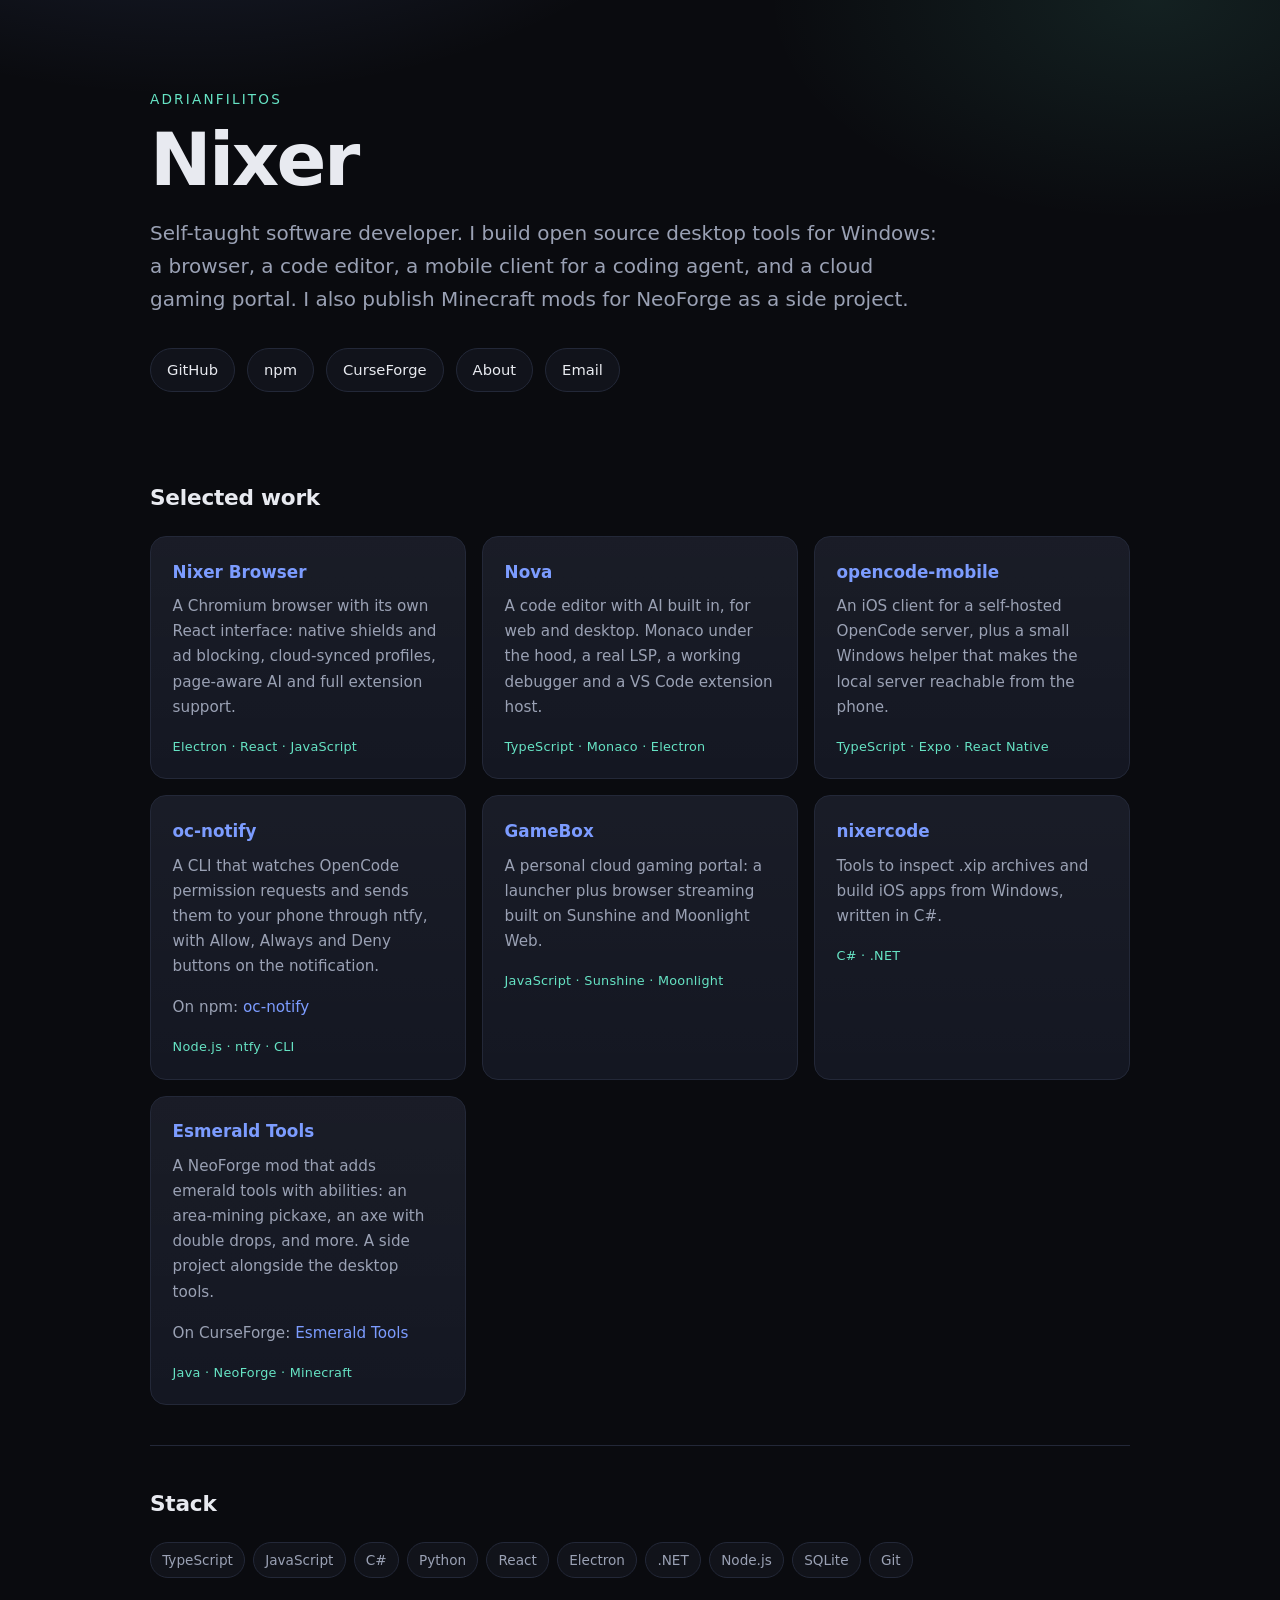
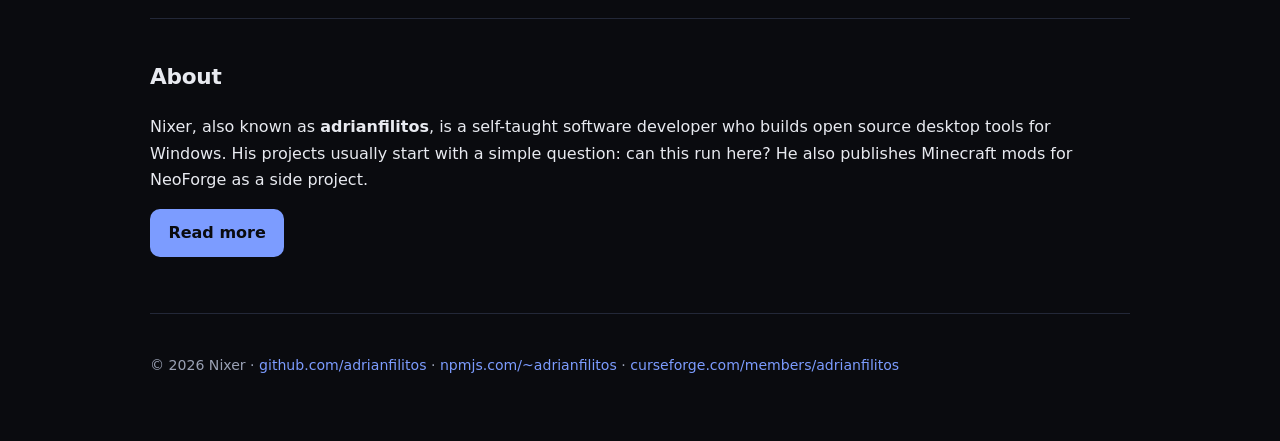
<file: index.html>
<!doctype html>
<html lang="en">
<head>
  <meta charset="utf-8">
  <meta name="google-site-verification" content="7ilkcPjMCO8OB1kg9hr8K4y1ob-HF1GHuf8RZundayc">
  <meta name="viewport" content="width=device-width, initial-scale=1">
  <title>Nixer (adrianfilitos) · software developer</title>
  <meta name="description" content="Nixer, also known as adrianfilitos, is a self-taught software developer who builds open source desktop tools for Windows: Nixer Browser, Nova, opencode-mobile and oc-notify. He also publishes Minecraft mods for NeoForge.">
  <link rel="canonical" href="https://adrianfilitos.github.io/">
  <meta property="og:type" content="profile">
  <meta property="og:title" content="Nixer (adrianfilitos) · software developer">
  <meta property="og:description" content="Self-taught software developer building open source desktop tools for Windows.">
  <meta property="og:url" content="https://adrianfilitos.github.io/">
  <meta property="og:image" content="https://avatars.githubusercontent.com/u/198655225?v=4">
  <meta name="twitter:card" content="summary">
  <link rel="icon" href="https://avatars.githubusercontent.com/u/198655225?v=4">
  <link rel="stylesheet" href="styles.css">
  <script type="application/ld+json">
  {
    "@context": "https://schema.org",
    "@type": "ProfilePage",
    "@id": "https://adrianfilitos.github.io/#page",
    "url": "https://adrianfilitos.github.io/",
    "name": "Nixer (adrianfilitos) · software developer",
    "dateModified": "2026-10-23",
    "mainEntity": {
      "@type": "Person",
      "@id": "https://adrianfilitos.github.io/#person",
      "name": "Nixer",
      "alternateName": ["adrianfilitos"],
      "url": "https://adrianfilitos.github.io/",
      "image": "https://avatars.githubusercontent.com/u/198655225?v=4",
      "email": "adrianfilitos@gmail.com",
      "jobTitle": "Software developer",
      "description": "Nixer (adrianfilitos) is a self-taught software developer who builds open source desktop tools for Windows, including Nixer Browser, Nova, opencode-mobile and oc-notify. He also publishes Minecraft mods for NeoForge as a side project.",
      "knowsAbout": [
        "Electron",
        "React",
        "TypeScript",
        "C#",
        "Windows development",
        "Unreal Engine",
        "Minecraft modding"
      ],
      "knowsLanguage": ["Spanish", "English"],
      "sameAs": [
        "https://github.com/adrianfilitos",
        "https://www.npmjs.com/~adrianfilitos",
        "https://www.curseforge.com/members/adrianfilitos"
      ]
    }
  }
  </script>
  <script type="application/ld+json">
  {
    "@context": "https://schema.org",
    "@type": "ItemList",
    "@id": "https://adrianfilitos.github.io/#projects",
    "name": "Software projects by Nixer",
    "numberOfItems": 7,
    "itemListOrder": "https://schema.org/ItemListOrderAscending",
    "itemListElement": [
      {
        "@type": "ListItem",
        "position": 1,
        "item": {
          "@type": "SoftwareApplication",
          "name": "Nixer Browser",
          "url": "https://github.com/adrianfilitos/nixerbrowser",
          "description": "Chromium browser with a custom React interface, native shields, cloud profiles and extension support.",
          "applicationCategory": "BrowserApplication",
          "operatingSystem": "Windows",
          "author": { "@id": "https://adrianfilitos.github.io/#person" }
        }
      },
      {
        "@type": "ListItem",
        "position": 2,
        "item": {
          "@type": "SoftwareApplication",
          "name": "Nova",
          "url": "https://github.com/adrianfilitos/deneb-editor",
          "description": "Code editor with AI built in, Monaco, a language server, a debugger and a VS Code extension host.",
          "applicationCategory": "DeveloperApplication",
          "operatingSystem": "Windows, Web",
          "author": { "@id": "https://adrianfilitos.github.io/#person" }
        }
      },
      {
        "@type": "ListItem",
        "position": 3,
        "item": {
          "@type": "SoftwareApplication",
          "name": "opencode-mobile",
          "url": "https://github.com/adrianfilitos/opencode-mobile",
          "description": "iOS client for a self-hosted OpenCode server, plus a Windows helper.",
          "applicationCategory": "DeveloperApplication",
          "operatingSystem": "iOS",
          "author": { "@id": "https://adrianfilitos.github.io/#person" }
        }
      },
      {
        "@type": "ListItem",
        "position": 4,
        "item": {
          "@type": "SoftwareApplication",
          "name": "oc-notify",
          "url": "https://github.com/adrianfilitos/oc-notify",
          "description": "CLI that forwards OpenCode permission requests to a phone through ntfy.",
          "applicationCategory": "DeveloperApplication",
          "operatingSystem": "Windows",
          "author": { "@id": "https://adrianfilitos.github.io/#person" }
        }
      },
      {
        "@type": "ListItem",
        "position": 5,
        "item": {
          "@type": "SoftwareApplication",
          "name": "GameBox",
          "url": "https://github.com/adrianfilitos/gamebox",
          "description": "Personal cloud gaming portal built on Sunshine and Moonlight Web.",
          "applicationCategory": "GameApplication",
          "operatingSystem": "Windows",
          "author": { "@id": "https://adrianfilitos.github.io/#person" }
        }
      },
      {
        "@type": "ListItem",
        "position": 6,
        "item": {
          "@type": "SoftwareApplication",
          "name": "nixercode",
          "url": "https://github.com/adrianfilitos/nixercode",
          "description": "C# tools to inspect .xip archives and build iOS apps from Windows.",
          "applicationCategory": "DeveloperApplication",
          "operatingSystem": "Windows",
          "author": { "@id": "https://adrianfilitos.github.io/#person" }
        }
      },
      {
        "@type": "ListItem",
        "position": 7,
        "item": {
          "@type": "SoftwareApplication",
          "name": "Esmerald Tools",
          "url": "https://www.curseforge.com/minecraft/mc-mods/minecraft-esmerald-tools",
          "description": "NeoForge mod that adds emerald tools with special abilities.",
          "applicationCategory": "GameApplication",
          "applicationSubCategory": "Minecraft mod",
          "operatingSystem": "Windows",
          "author": { "@id": "https://adrianfilitos.github.io/#person" }
        }
      }
    ]
  }
  </script>
</head>
<body>
  <header class="wrap hero">
    <p class="eyebrow">adrianfilitos</p>
    <h1>Nixer</h1>
    <p class="lead">
      Self-taught software developer. I build open source desktop tools for Windows:
      a browser, a code editor, a mobile client for a coding agent, and a cloud gaming
      portal. I also publish Minecraft mods for NeoForge as a side project.
    </p>
    <nav class="links" aria-label="Elsewhere">
      <a href="https://github.com/adrianfilitos" rel="me">GitHub</a>
      <a href="https://www.npmjs.com/~adrianfilitos" rel="me">npm</a>
      <a href="https://www.curseforge.com/members/adrianfilitos" rel="me">CurseForge</a>
      <a href="about.html">About</a>
      <a href="mailto:adrianfilitos@gmail.com">Email</a>
    </nav>
  </header>

  <main class="wrap">
    <section aria-labelledby="work">
      <h2 id="work">Selected work</h2>
      <div class="grid">
        <article class="card">
          <h3><a href="https://github.com/adrianfilitos/nixerbrowser">Nixer Browser</a></h3>
          <p>
            A Chromium browser with its own React interface: native shields and ad
            blocking, cloud-synced profiles, page-aware AI and full extension support.
          </p>
          <p class="tags">Electron · React · JavaScript</p>
        </article>

        <article class="card">
          <h3><a href="https://github.com/adrianfilitos/deneb-editor">Nova</a></h3>
          <p>
            A code editor with AI built in, for web and desktop. Monaco under the hood,
            a real LSP, a working debugger and a VS Code extension host.
          </p>
          <p class="tags">TypeScript · Monaco · Electron</p>
        </article>

        <article class="card">
          <h3><a href="https://github.com/adrianfilitos/opencode-mobile">opencode-mobile</a></h3>
          <p>
            An iOS client for a self-hosted OpenCode server, plus a small Windows helper
            that makes the local server reachable from the phone.
          </p>
          <p class="tags">TypeScript · Expo · React Native</p>
        </article>

        <article class="card">
          <h3><a href="https://github.com/adrianfilitos/oc-notify">oc-notify</a></h3>
          <p>
            A CLI that watches OpenCode permission requests and sends them to your phone
            through ntfy, with Allow, Always and Deny buttons on the notification.
          </p>
          <p class="npm">On npm: <a href="https://www.npmjs.com/package/oc-notify">oc-notify</a></p>
          <p class="tags">Node.js · ntfy · CLI</p>
        </article>

        <article class="card">
          <h3><a href="https://github.com/adrianfilitos/gamebox">GameBox</a></h3>
          <p>
            A personal cloud gaming portal: a launcher plus browser streaming built on
            Sunshine and Moonlight Web.
          </p>
          <p class="tags">JavaScript · Sunshine · Moonlight</p>
        </article>

        <article class="card">
          <h3><a href="https://github.com/adrianfilitos/nixercode">nixercode</a></h3>
          <p>
            Tools to inspect .xip archives and build iOS apps from Windows, written in C#.
          </p>
          <p class="tags">C# · .NET</p>
        </article>

        <article class="card">
          <h3><a href="https://www.curseforge.com/minecraft/mc-mods/minecraft-esmerald-tools">Esmerald Tools</a></h3>
          <p>
            A NeoForge mod that adds emerald tools with abilities: an area-mining
            pickaxe, an axe with double drops, and more. A side project alongside the
            desktop tools.
          </p>
          <p class="npm">On CurseForge: <a href="https://www.curseforge.com/minecraft/mc-mods/minecraft-esmerald-tools">Esmerald Tools</a></p>
          <p class="tags">Java · NeoForge · Minecraft</p>
        </article>
      </div>
    </section>

    <section aria-labelledby="stack">
      <h2 id="stack">Stack</h2>
      <ul class="chips">
        <li>TypeScript</li>
        <li>JavaScript</li>
        <li>C#</li>
        <li>Python</li>
        <li>React</li>
        <li>Electron</li>
        <li>.NET</li>
        <li>Node.js</li>
        <li>SQLite</li>
        <li>Git</li>
      </ul>
    </section>

    <section aria-labelledby="about-short">
      <h2 id="about-short">About</h2>
      <p>
        Nixer, also known as <strong>adrianfilitos</strong>, is a self-taught software
        developer who builds open source desktop tools for Windows. His projects usually
        start with a simple question: can this run here? He also publishes Minecraft
        mods for NeoForge as a side project.
      </p>
      <p><a class="button" href="about.html">Read more</a></p>
    </section>
  </main>

  <footer class="wrap">
    <p>© 2026 Nixer · <a href="https://github.com/adrianfilitos" rel="me">github.com/adrianfilitos</a> · <a href="https://www.npmjs.com/~adrianfilitos" rel="me">npmjs.com/~adrianfilitos</a> · <a href="https://www.curseforge.com/members/adrianfilitos" rel="me">curseforge.com/members/adrianfilitos</a></p>
  </footer>
</body>
</html>
</file>
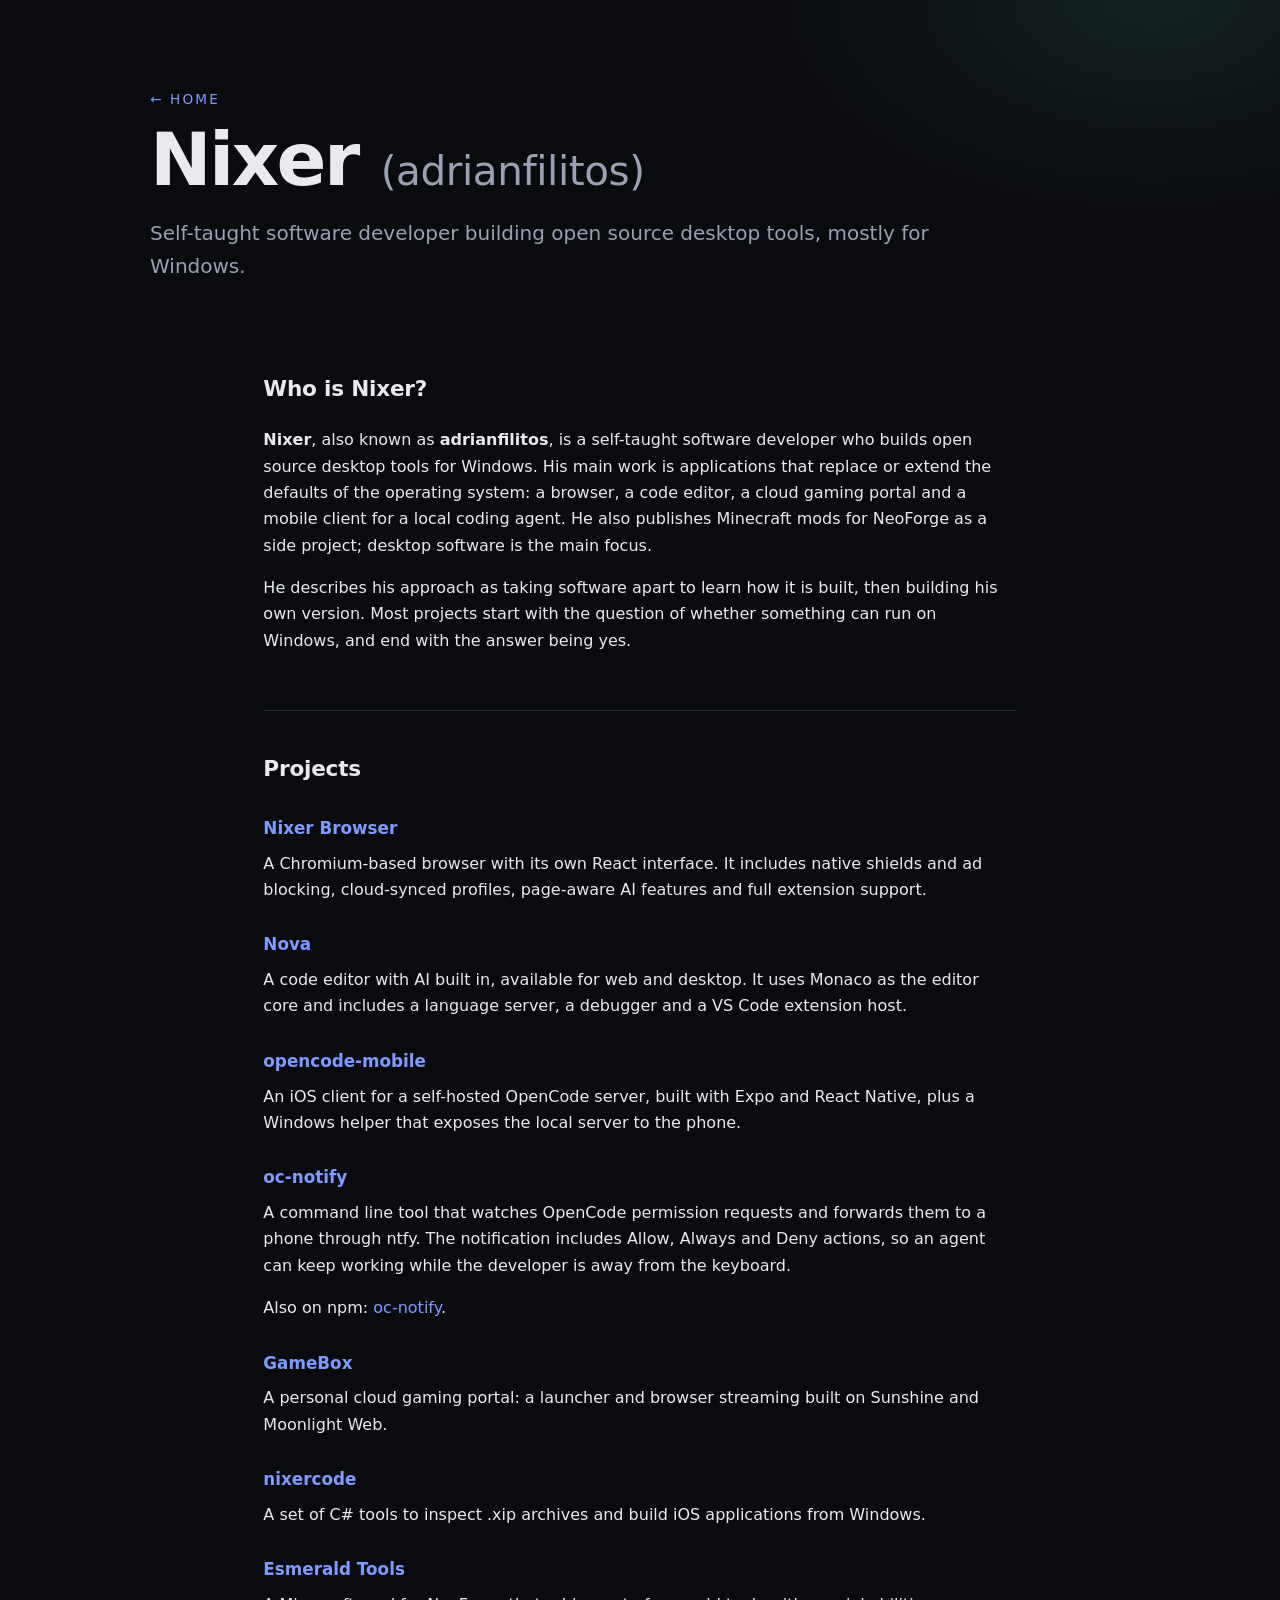
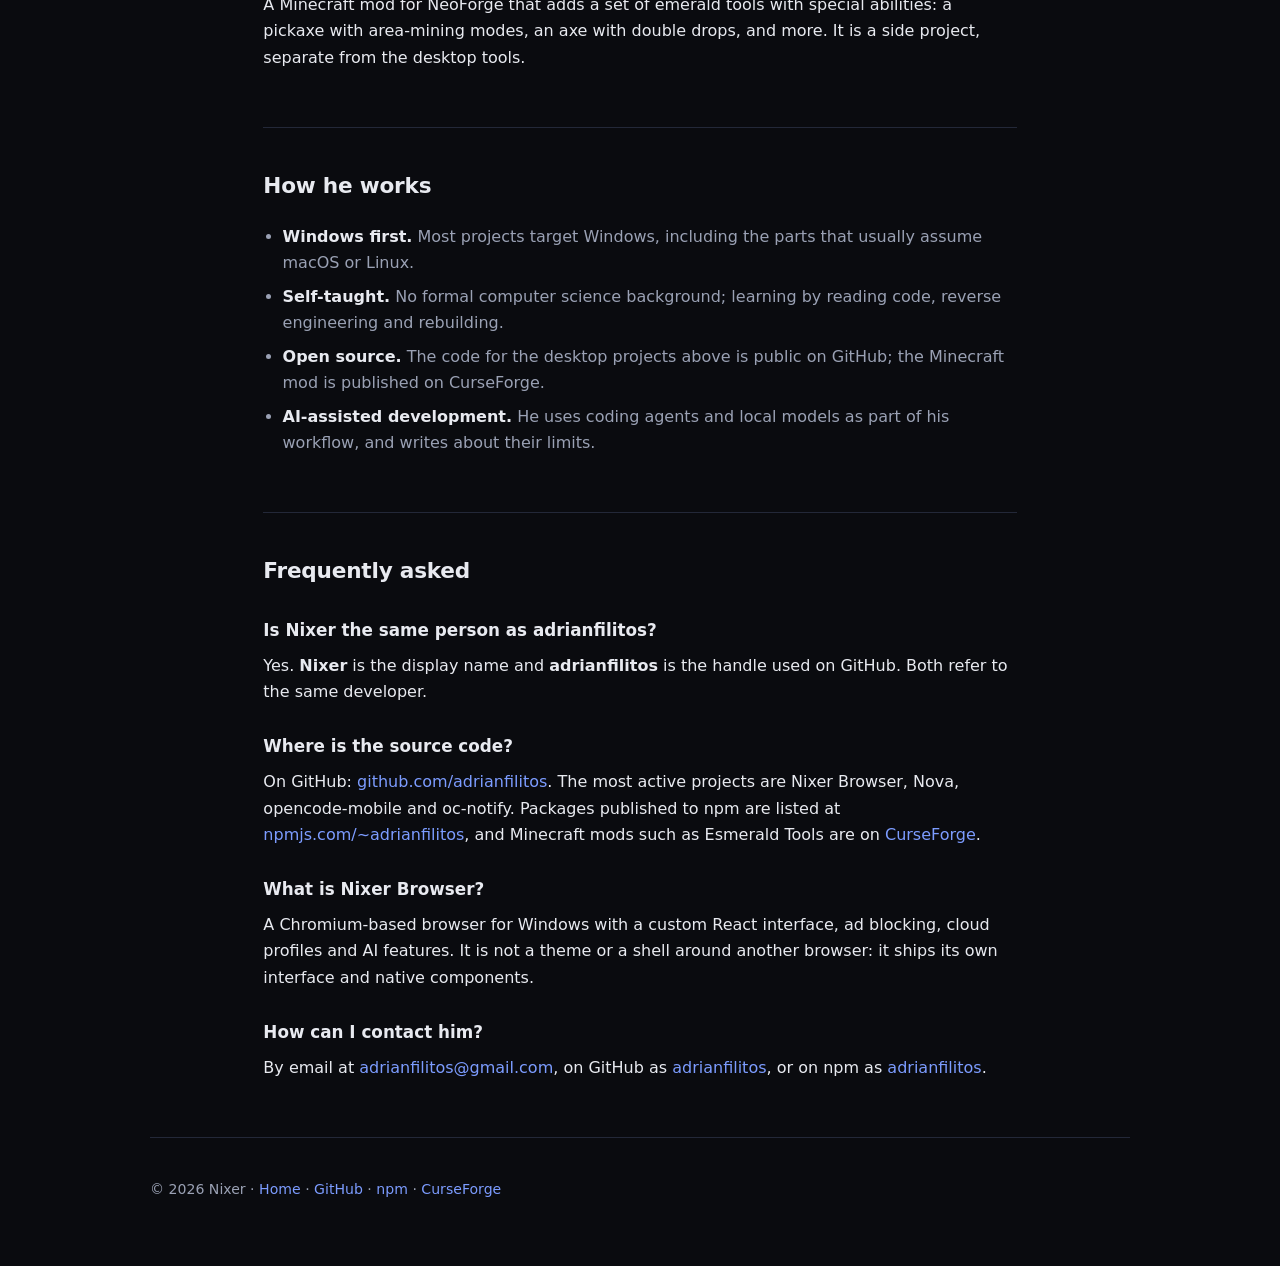
<file: about.html>
<!doctype html>
<html lang="en">
<head>
  <meta charset="utf-8">
  <meta name="viewport" content="width=device-width, initial-scale=1">
  <title>About Nixer (adrianfilitos) · software developer</title>
  <meta name="description" content="Who is Nixer? Nixer, also known as adrianfilitos, is a self-taught software developer who builds open source desktop tools for Windows such as Nixer Browser, Nova and opencode-mobile. He also publishes Minecraft mods such as Esmerald Tools as a side project.">
  <link rel="canonical" href="https://adrianfilitos.github.io/about.html">
  <meta property="og:type" content="profile">
  <meta property="og:title" content="About Nixer (adrianfilitos)">
  <meta property="og:description" content="Self-taught software developer building open source desktop tools for Windows.">
  <meta property="og:url" content="https://adrianfilitos.github.io/about.html">
  <meta property="og:image" content="https://avatars.githubusercontent.com/u/198655225?v=4">
  <link rel="icon" href="https://avatars.githubusercontent.com/u/198655225?v=4">
  <link rel="stylesheet" href="styles.css">
  <script type="application/ld+json">
  {
    "@context": "https://schema.org",
    "@type": "ProfilePage",
    "@id": "https://adrianfilitos.github.io/about.html#page",
    "url": "https://adrianfilitos.github.io/about.html",
    "name": "About Nixer (adrianfilitos)",
    "dateModified": "2026-10-23",
    "mainEntity": {
      "@type": "Person",
      "@id": "https://adrianfilitos.github.io/#person",
      "name": "Nixer",
      "alternateName": ["adrianfilitos"],
      "url": "https://adrianfilitos.github.io/",
      "image": "https://avatars.githubusercontent.com/u/198655225?v=4",
      "email": "adrianfilitos@gmail.com",
      "jobTitle": "Software developer",
      "description": "Nixer (adrianfilitos) is a self-taught software developer who builds open source desktop tools for Windows, including Nixer Browser, Nova, opencode-mobile and oc-notify. He also publishes Minecraft mods for NeoForge as a side project.",
      "knowsAbout": [
        "Electron",
        "React",
        "TypeScript",
        "C#",
        "Windows development",
        "Unreal Engine",
        "Minecraft modding"
      ],
      "knowsLanguage": ["Spanish", "English"],
      "sameAs": [
        "https://github.com/adrianfilitos",
        "https://www.npmjs.com/~adrianfilitos",
        "https://www.curseforge.com/members/adrianfilitos"
      ]
    }
  }
  </script>
  <script type="application/ld+json">
  {
    "@context": "https://schema.org",
    "@type": "ItemList",
    "@id": "https://adrianfilitos.github.io/#projects",
    "name": "Software projects by Nixer",
    "numberOfItems": 7,
    "itemListOrder": "https://schema.org/ItemListOrderAscending",
    "itemListElement": [
      {
        "@type": "ListItem",
        "position": 1,
        "item": {
          "@type": "SoftwareApplication",
          "name": "Nixer Browser",
          "url": "https://github.com/adrianfilitos/nixerbrowser",
          "description": "Chromium browser with a custom React interface, native shields, cloud profiles and extension support.",
          "applicationCategory": "BrowserApplication",
          "operatingSystem": "Windows",
          "author": { "@id": "https://adrianfilitos.github.io/#person" }
        }
      },
      {
        "@type": "ListItem",
        "position": 2,
        "item": {
          "@type": "SoftwareApplication",
          "name": "Nova",
          "url": "https://github.com/adrianfilitos/deneb-editor",
          "description": "Code editor with AI built in, Monaco, a language server, a debugger and a VS Code extension host.",
          "applicationCategory": "DeveloperApplication",
          "operatingSystem": "Windows, Web",
          "author": { "@id": "https://adrianfilitos.github.io/#person" }
        }
      },
      {
        "@type": "ListItem",
        "position": 3,
        "item": {
          "@type": "SoftwareApplication",
          "name": "opencode-mobile",
          "url": "https://github.com/adrianfilitos/opencode-mobile",
          "description": "iOS client for a self-hosted OpenCode server, plus a Windows helper.",
          "applicationCategory": "DeveloperApplication",
          "operatingSystem": "iOS",
          "author": { "@id": "https://adrianfilitos.github.io/#person" }
        }
      },
      {
        "@type": "ListItem",
        "position": 4,
        "item": {
          "@type": "SoftwareApplication",
          "name": "oc-notify",
          "url": "https://github.com/adrianfilitos/oc-notify",
          "description": "CLI that forwards OpenCode permission requests to a phone through ntfy.",
          "applicationCategory": "DeveloperApplication",
          "operatingSystem": "Windows",
          "author": { "@id": "https://adrianfilitos.github.io/#person" }
        }
      },
      {
        "@type": "ListItem",
        "position": 5,
        "item": {
          "@type": "SoftwareApplication",
          "name": "GameBox",
          "url": "https://github.com/adrianfilitos/gamebox",
          "description": "Personal cloud gaming portal built on Sunshine and Moonlight Web.",
          "applicationCategory": "GameApplication",
          "operatingSystem": "Windows",
          "author": { "@id": "https://adrianfilitos.github.io/#person" }
        }
      },
      {
        "@type": "ListItem",
        "position": 6,
        "item": {
          "@type": "SoftwareApplication",
          "name": "nixercode",
          "url": "https://github.com/adrianfilitos/nixercode",
          "description": "C# tools to inspect .xip archives and build iOS apps from Windows.",
          "applicationCategory": "DeveloperApplication",
          "operatingSystem": "Windows",
          "author": { "@id": "https://adrianfilitos.github.io/#person" }
        }
      },
      {
        "@type": "ListItem",
        "position": 7,
        "item": {
          "@type": "SoftwareApplication",
          "name": "Esmerald Tools",
          "url": "https://www.curseforge.com/minecraft/mc-mods/minecraft-esmerald-tools",
          "description": "NeoForge mod that adds emerald tools with special abilities.",
          "applicationCategory": "GameApplication",
          "applicationSubCategory": "Minecraft mod",
          "operatingSystem": "Windows",
          "author": { "@id": "https://adrianfilitos.github.io/#person" }
        }
      }
    ]
  }
  </script>
</head>
<body>
  <header class="wrap hero">
    <p class="eyebrow"><a href="index.html">← Home</a></p>
    <h1>Nixer <span class="muted">(adrianfilitos)</span></h1>
    <p class="lead">
      Self-taught software developer building open source desktop tools, mostly for Windows.
    </p>
  </header>

  <main class="wrap prose">
    <section>
      <h2>Who is Nixer?</h2>
      <p>
        <strong>Nixer</strong>, also known as <strong>adrianfilitos</strong>, is a
        self-taught software developer who builds open source desktop tools for Windows.
        His main work is applications that replace or extend the defaults of the
        operating system: a browser, a code editor, a cloud gaming portal and a mobile
        client for a local coding agent. He also publishes Minecraft mods for NeoForge
        as a side project; desktop software is the main focus.
      </p>
      <p>
        He describes his approach as taking software apart to learn how it is built, then
        building his own version. Most projects start with the question of whether
        something can run on Windows, and end with the answer being yes.
      </p>
    </section>

    <section>
      <h2>Projects</h2>

      <h3><a href="https://github.com/adrianfilitos/nixerbrowser">Nixer Browser</a></h3>
      <p>
        A Chromium-based browser with its own React interface. It includes native
        shields and ad blocking, cloud-synced profiles, page-aware AI features and full
        extension support.
      </p>

      <h3><a href="https://github.com/adrianfilitos/deneb-editor">Nova</a></h3>
      <p>
        A code editor with AI built in, available for web and desktop. It uses Monaco as
        the editor core and includes a language server, a debugger and a VS Code
        extension host.
      </p>

      <h3><a href="https://github.com/adrianfilitos/opencode-mobile">opencode-mobile</a></h3>
      <p>
        An iOS client for a self-hosted OpenCode server, built with Expo and React
        Native, plus a Windows helper that exposes the local server to the phone.
      </p>

      <h3><a href="https://github.com/adrianfilitos/oc-notify">oc-notify</a></h3>
      <p>
        A command line tool that watches OpenCode permission requests and forwards them
        to a phone through ntfy. The notification includes Allow, Always and Deny actions,
        so an agent can keep working while the developer is away from the keyboard.
      </p>
      <p>
        Also on npm:
        <a href="https://www.npmjs.com/package/oc-notify">oc-notify</a>.
      </p>

      <h3><a href="https://github.com/adrianfilitos/gamebox">GameBox</a></h3>
      <p>
        A personal cloud gaming portal: a launcher and browser streaming built on Sunshine
        and Moonlight Web.
      </p>

      <h3><a href="https://github.com/adrianfilitos/nixercode">nixercode</a></h3>
      <p>
        A set of C# tools to inspect .xip archives and build iOS applications from Windows.
      </p>

      <h3><a href="https://www.curseforge.com/minecraft/mc-mods/minecraft-esmerald-tools">Esmerald Tools</a></h3>
      <p>
        A Minecraft mod for NeoForge that adds a set of emerald tools with special
        abilities: a pickaxe with area-mining modes, an axe with double drops, and more.
        It is a side project, separate from the desktop tools.
      </p>
    </section>

    <section>
      <h2>How he works</h2>
      <ul>
        <li><strong>Windows first.</strong> Most projects target Windows, including the parts that usually assume macOS or Linux.</li>
        <li><strong>Self-taught.</strong> No formal computer science background; learning by reading code, reverse engineering and rebuilding.</li>
        <li><strong>Open source.</strong> The code for the desktop projects above is public on GitHub; the Minecraft mod is published on CurseForge.</li>
        <li><strong>AI-assisted development.</strong> He uses coding agents and local models as part of his workflow, and writes about their limits.</li>
      </ul>
    </section>

    <section>
      <h2>Frequently asked</h2>

      <h3>Is Nixer the same person as adrianfilitos?</h3>
      <p>
        Yes. <strong>Nixer</strong> is the display name and <strong>adrianfilitos</strong>
        is the handle used on GitHub. Both refer to the same developer.
      </p>

      <h3>Where is the source code?</h3>
      <p>
        On GitHub: <a href="https://github.com/adrianfilitos" rel="me">github.com/adrianfilitos</a>.
        The most active projects are Nixer Browser, Nova, opencode-mobile and oc-notify.
        Packages published to npm are listed at
        <a href="https://www.npmjs.com/~adrianfilitos" rel="me">npmjs.com/~adrianfilitos</a>, and
        Minecraft mods such as Esmerald Tools are on
        <a href="https://www.curseforge.com/members/adrianfilitos" rel="me">CurseForge</a>.
      </p>

      <h3>What is Nixer Browser?</h3>
      <p>
        A Chromium-based browser for Windows with a custom React interface, ad blocking,
        cloud profiles and AI features. It is not a theme or a shell around another
        browser: it ships its own interface and native components.
      </p>

      <h3>How can I contact him?</h3>
      <p>
        By email at <a href="mailto:adrianfilitos@gmail.com">adrianfilitos@gmail.com</a>,
        on GitHub as <a href="https://github.com/adrianfilitos" rel="me">adrianfilitos</a>, or on
        npm as <a href="https://www.npmjs.com/~adrianfilitos" rel="me">adrianfilitos</a>.
      </p>
    </section>
  </main>

  <footer class="wrap">
    <p>© 2026 Nixer · <a href="index.html">Home</a> · <a href="https://github.com/adrianfilitos" rel="me">GitHub</a> · <a href="https://www.npmjs.com/~adrianfilitos" rel="me">npm</a> · <a href="https://www.curseforge.com/members/adrianfilitos" rel="me">CurseForge</a></p>
  </footer>
</body>
</html>
</file>
<file: styles.css>
:root {
  --bg: #0a0b0f;
  --bg-soft: #11131a;
  --card: #141722;
  --line: #232838;
  --text: #e8eaf0;
  --muted: #9aa1b4;
  --accent: #7c9cff;
  --accent-2: #66e3c4;
  --radius: 16px;
  color-scheme: dark;
}

* {
  box-sizing: border-box;
}

html {
  scroll-behavior: smooth;
}

body {
  margin: 0;
  background:
    radial-gradient(900px 500px at 15% -10%, rgba(124, 156, 255, 0.18), transparent 60%),
    radial-gradient(700px 400px at 90% 0%, rgba(102, 227, 196, 0.10), transparent 55%),
    var(--bg);
  color: var(--text);
  font-family: ui-sans-serif, system-ui, -apple-system, "Segoe UI", Roboto, Inter, Arial, sans-serif;
  line-height: 1.65;
  -webkit-font-smoothing: antialiased;
}

a {
  color: var(--accent);
  text-decoration: none;
}

a:hover {
  text-decoration: underline;
}

.wrap {
  width: min(100% - 3rem, 980px);
  margin-inline: auto;
}

.hero {
  padding: 5.5rem 0 3rem;
}

.eyebrow {
  margin: 0 0 0.75rem;
  color: var(--accent-2);
  font-size: 0.85rem;
  letter-spacing: 0.16em;
  text-transform: uppercase;
}

h1 {
  margin: 0;
  font-size: clamp(2.6rem, 7vw, 4.6rem);
  line-height: 1.02;
  letter-spacing: -0.035em;
}

.muted {
  color: var(--muted);
  font-weight: 400;
  font-size: 0.55em;
  letter-spacing: -0.01em;
}

.lead {
  max-width: 62ch;
  margin: 1.25rem 0 0;
  color: var(--muted);
  font-size: clamp(1.05rem, 2vw, 1.25rem);
}

.links {
  display: flex;
  flex-wrap: wrap;
  gap: 0.75rem;
  margin-top: 2rem;
}

.links a {
  padding: 0.55rem 1rem;
  border: 1px solid var(--line);
  border-radius: 999px;
  background: rgba(20, 23, 34, 0.7);
  color: var(--text);
  font-size: 0.92rem;
  transition: border-color 0.15s ease, transform 0.15s ease;
}

.links a:hover {
  border-color: var(--accent);
  text-decoration: none;
  transform: translateY(-1px);
}

main section {
  padding: 2.5rem 0;
  border-top: 1px solid var(--line);
}

main section:first-of-type {
  border-top: 0;
}

h2 {
  margin: 0 0 1.25rem;
  font-size: 1.35rem;
  letter-spacing: -0.01em;
}

h3 {
  margin: 0 0 0.5rem;
  font-size: 1.05rem;
}

p {
  margin: 0 0 1rem;
}

.grid {
  display: grid;
  grid-template-columns: repeat(auto-fit, minmax(260px, 1fr));
  gap: 1rem;
}

.card {
  padding: 1.35rem;
  border: 1px solid var(--line);
  border-radius: var(--radius);
  background: linear-gradient(180deg, rgba(255, 255, 255, 0.025), transparent), var(--card);
  transition: border-color 0.15s ease, transform 0.15s ease;
}

.card:hover {
  border-color: #3a4160;
  transform: translateY(-2px);
}

.card p {
  color: var(--muted);
  font-size: 0.95rem;
}

.card .tags {
  margin: 0;
  color: var(--accent-2);
  font-size: 0.8rem;
  letter-spacing: 0.02em;
}

.chips {
  display: flex;
  flex-wrap: wrap;
  gap: 0.5rem;
  margin: 0;
  padding: 0;
  list-style: none;
}

.chips li {
  padding: 0.35rem 0.7rem;
  border: 1px solid var(--line);
  border-radius: 999px;
  background: var(--bg-soft);
  color: var(--muted);
  font-size: 0.85rem;
}

.button {
  display: inline-block;
  padding: 0.65rem 1.15rem;
  border-radius: 10px;
  background: var(--accent);
  color: #0a0b0f;
  font-weight: 650;
}

.button:hover {
  text-decoration: none;
  filter: brightness(1.08);
}

.prose {
  max-width: 74ch;
}

.prose h3 {
  margin-top: 1.75rem;
}

.prose ul {
  margin: 0 0 1rem;
  padding-left: 1.2rem;
  color: var(--muted);
}

.prose li {
  margin-bottom: 0.45rem;
}

.prose li strong {
  color: var(--text);
}

footer {
  padding: 2.5rem 0 4rem;
  border-top: 1px solid var(--line);
  color: var(--muted);
  font-size: 0.88rem;
}

footer p {
  margin: 0;
}

@media (max-width: 600px) {
  .hero {
    padding-top: 3.5rem;
  }

  .wrap {
    width: min(100% - 2rem, 980px);
  }
}
</file>
